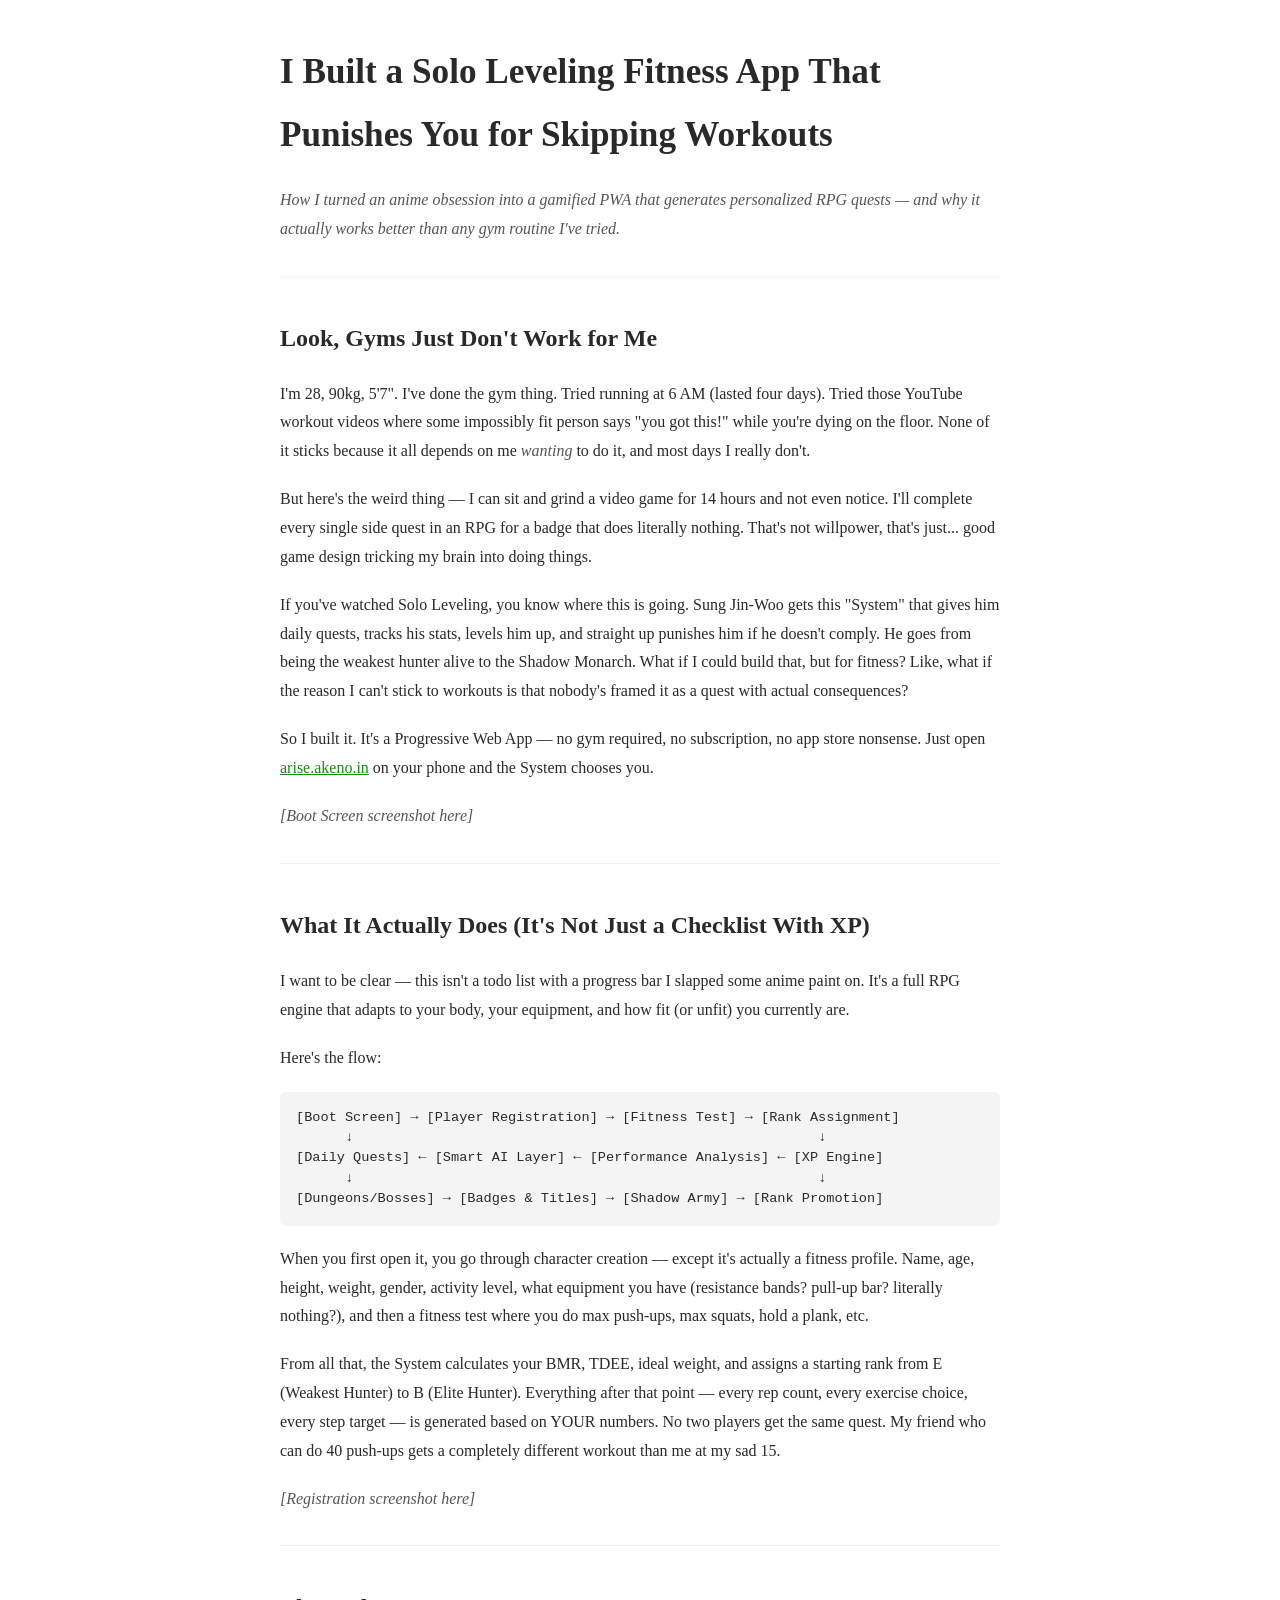
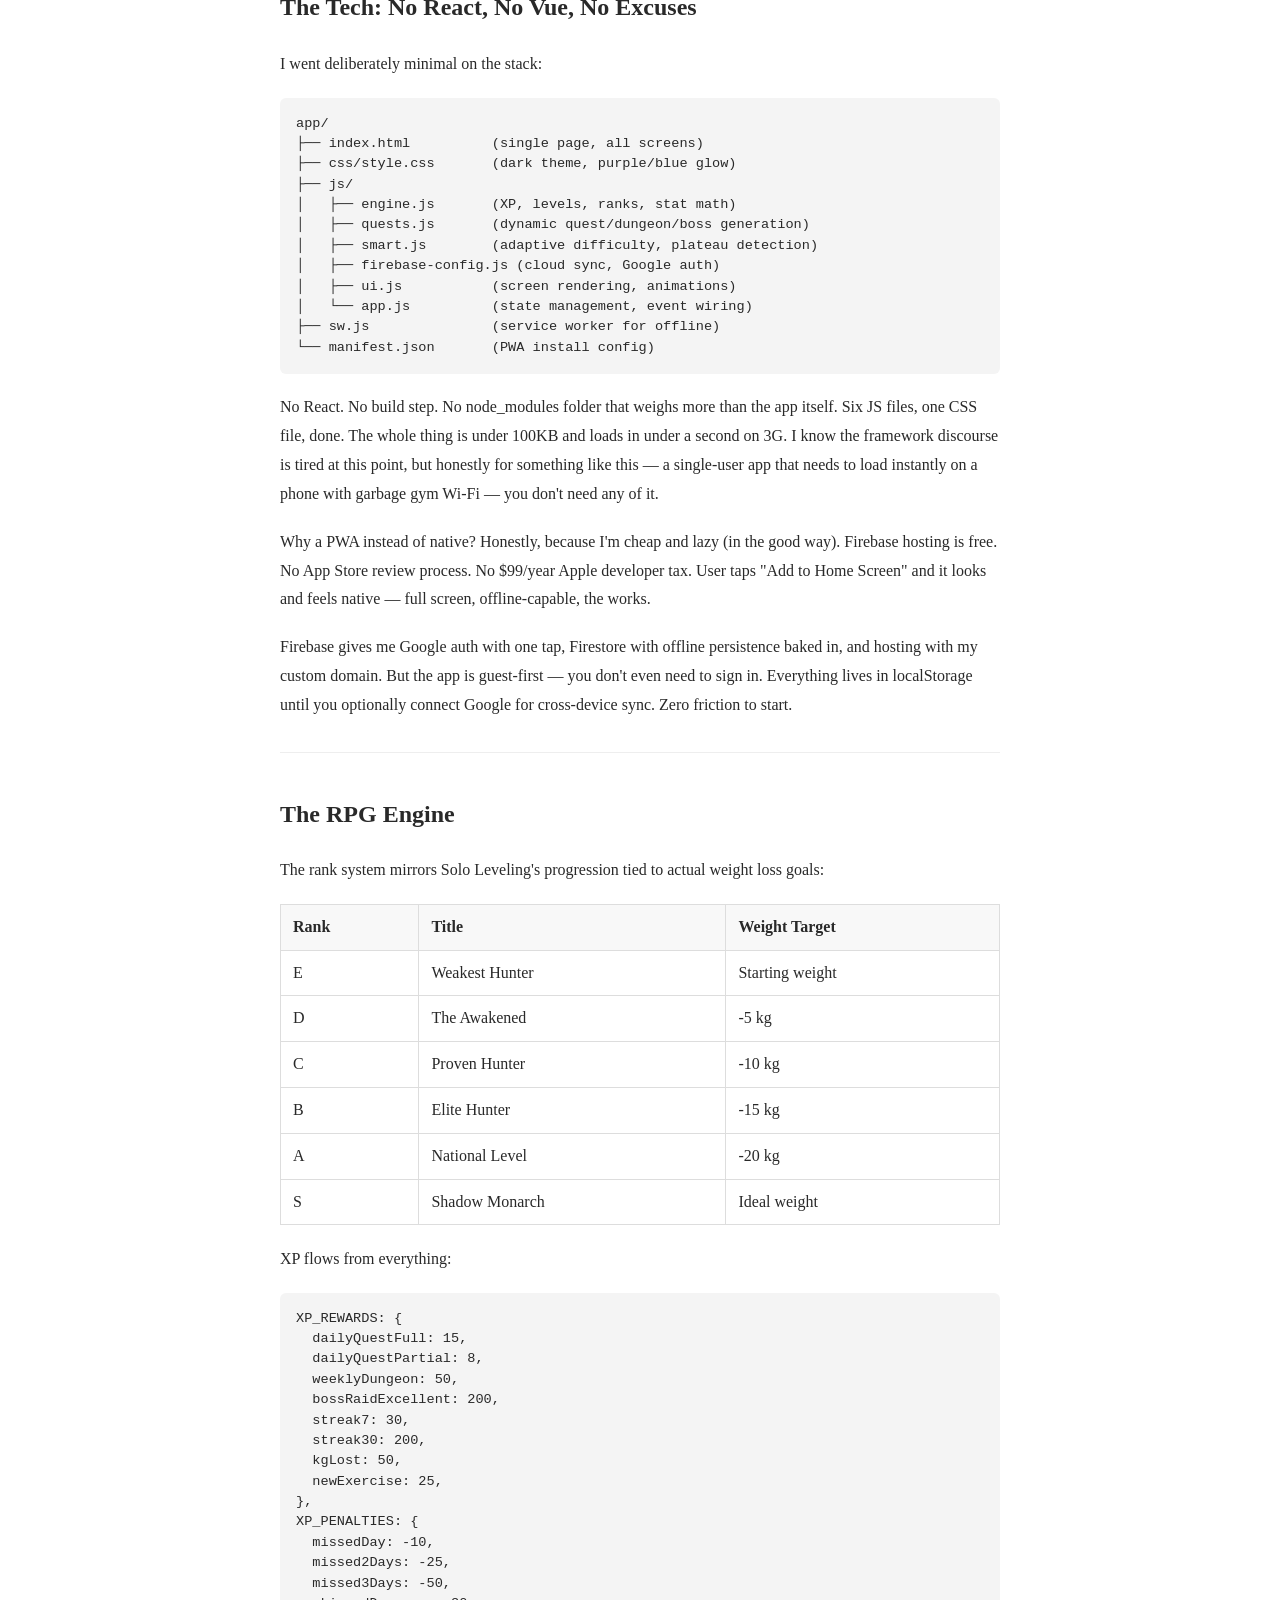
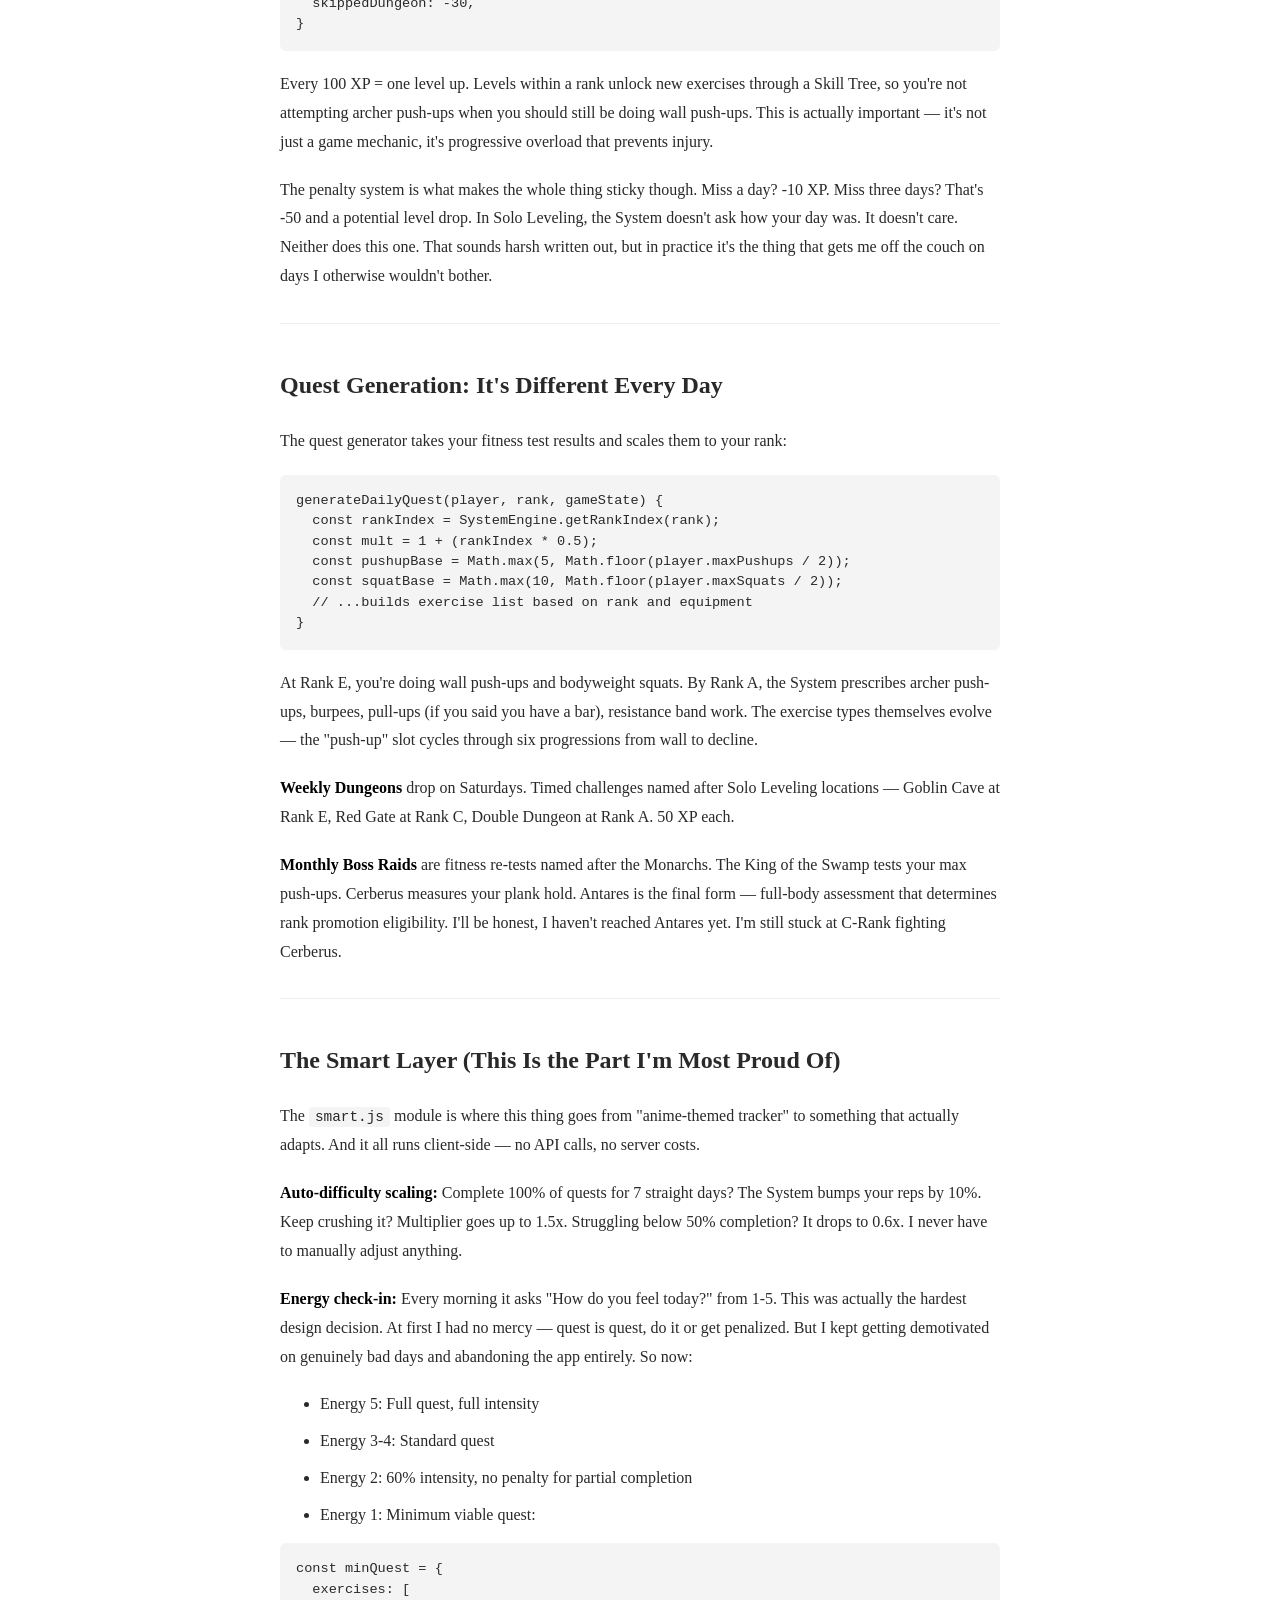
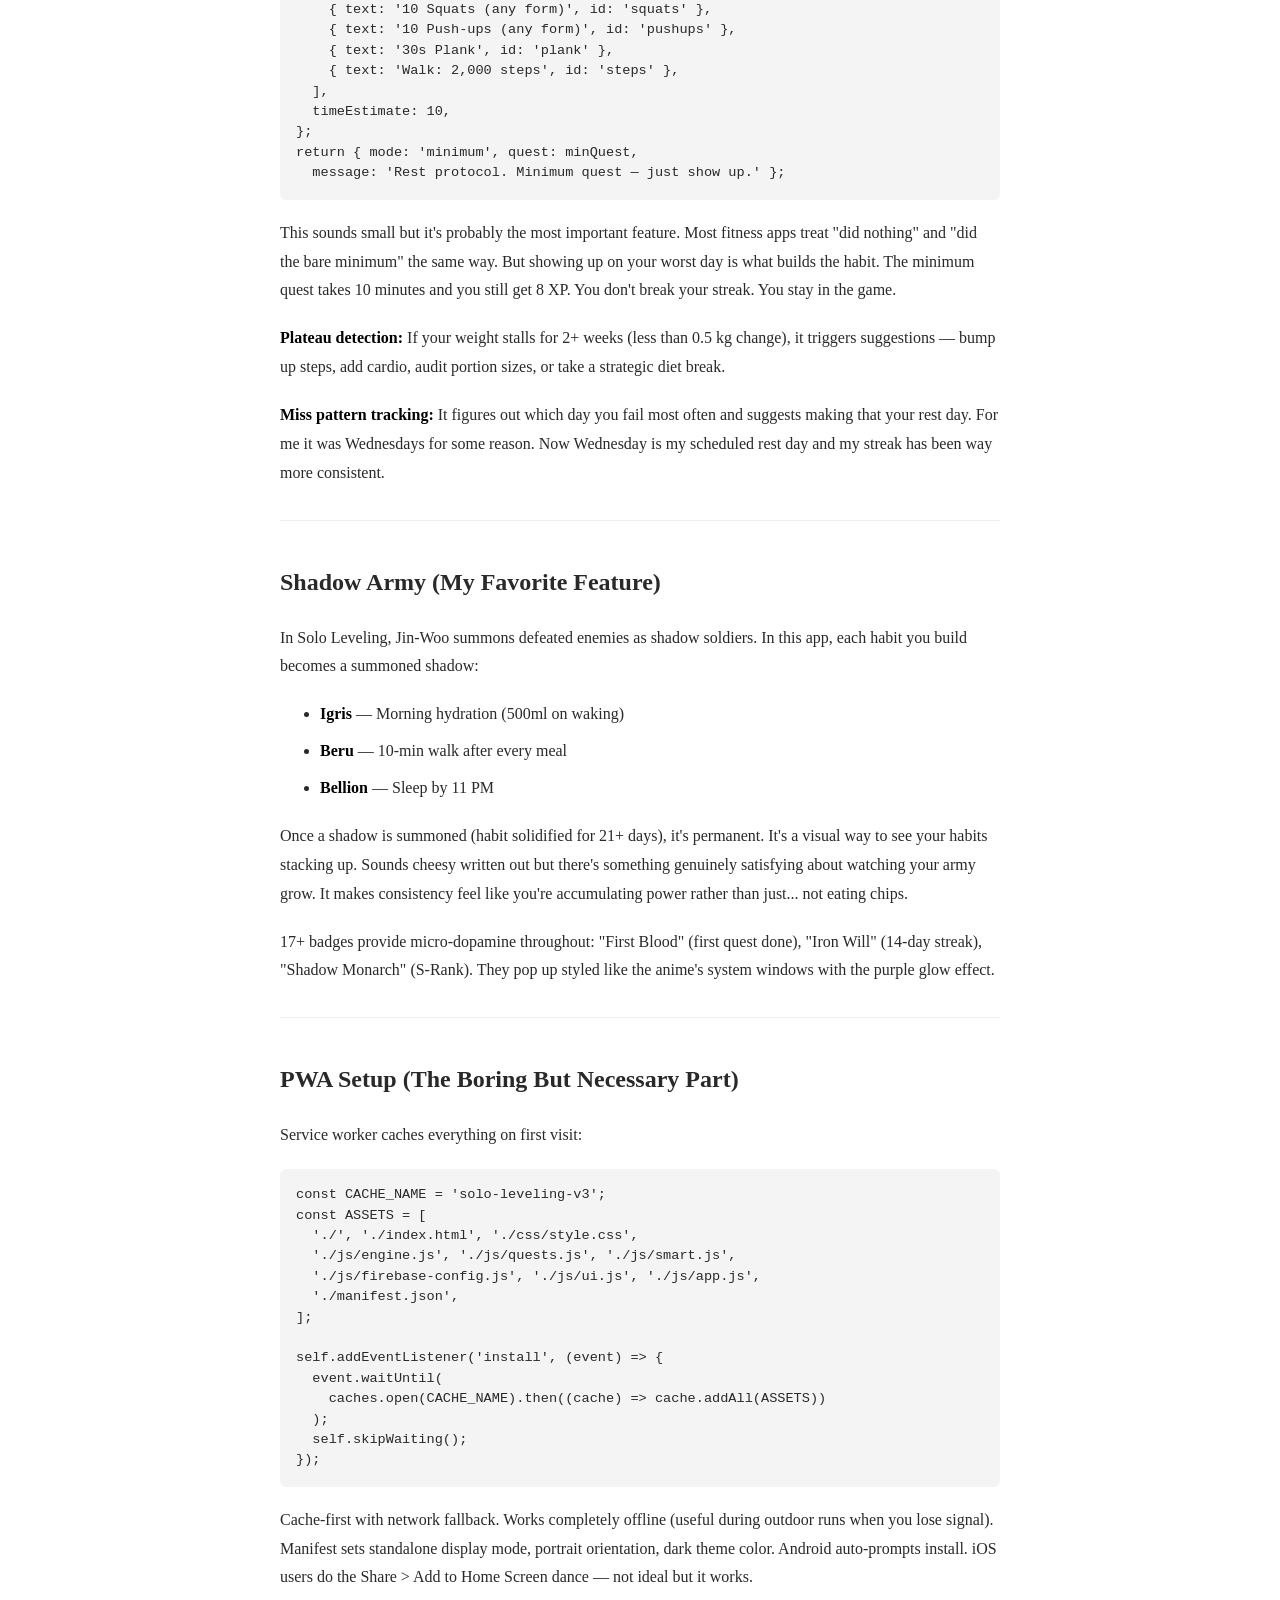
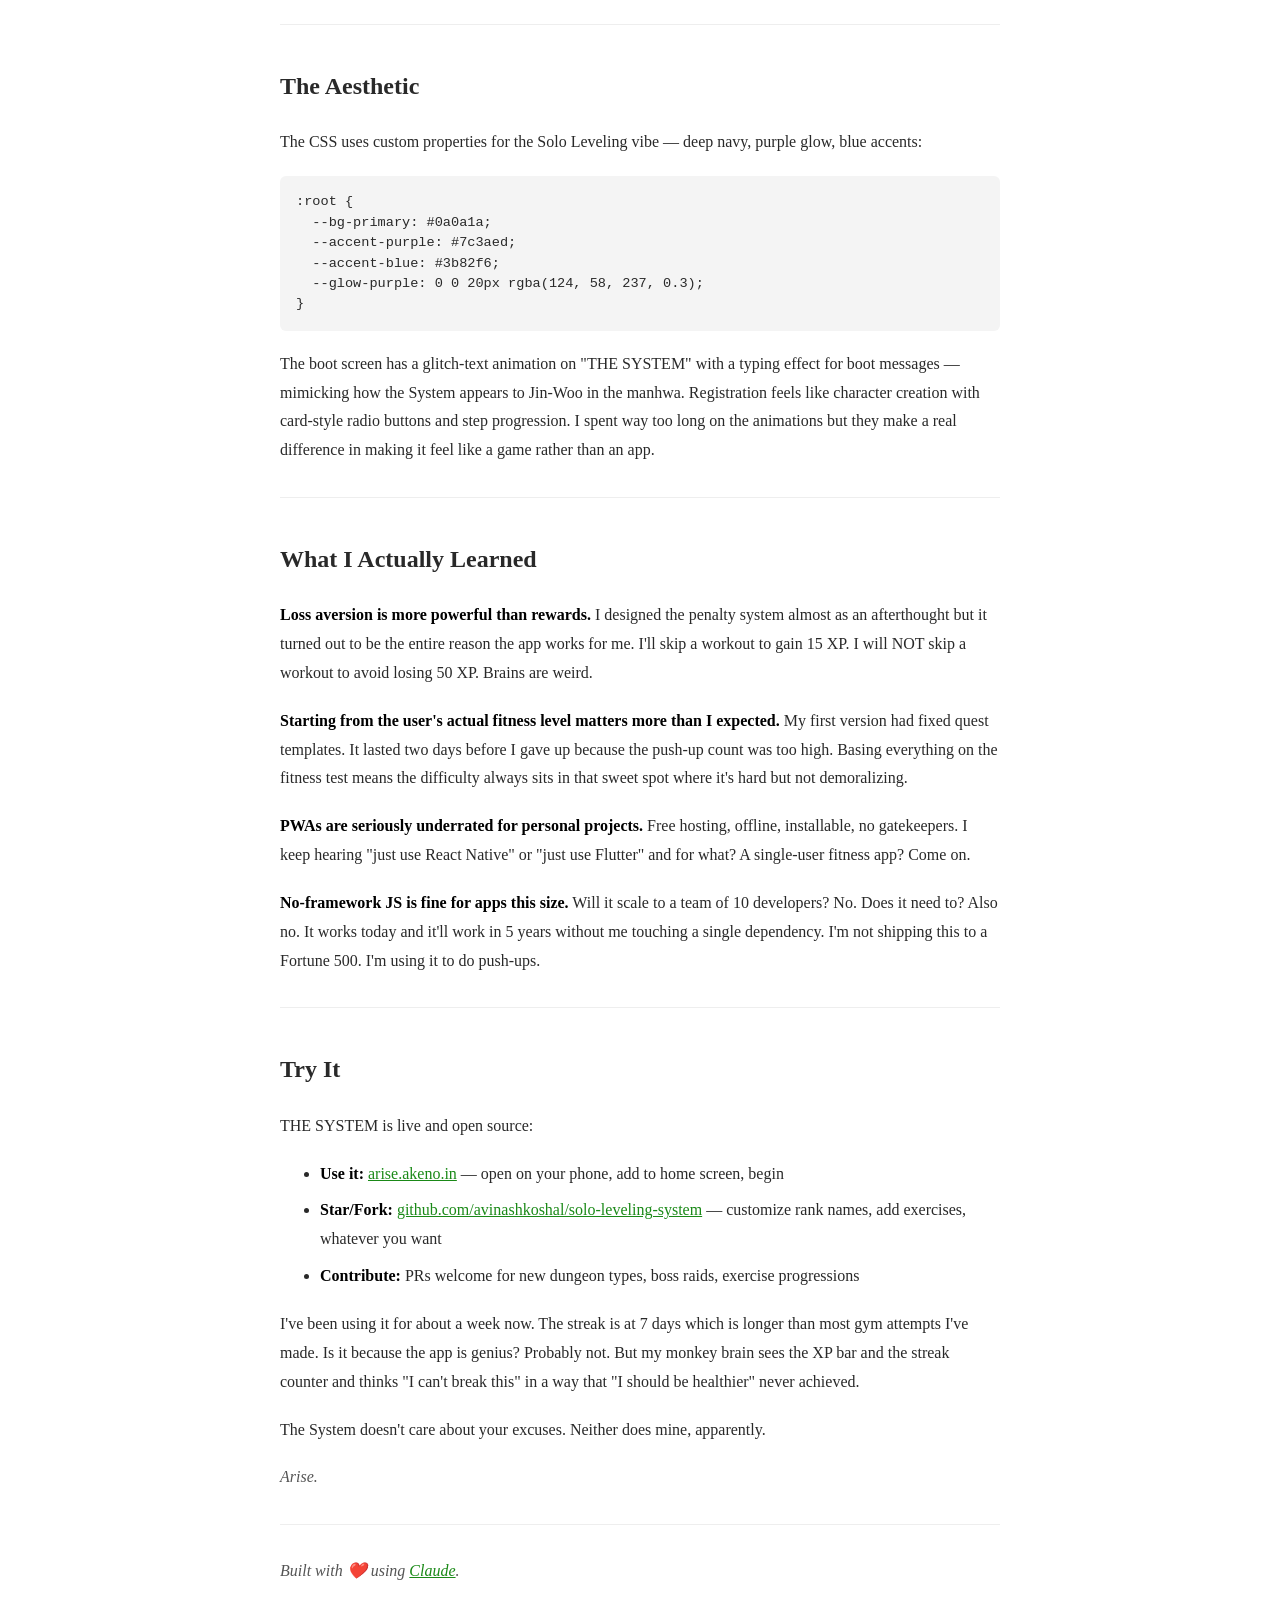
<file: article/medium-article-v2.html>
<!DOCTYPE html>
<html>
<head>
<meta charset="UTF-8">
<title>Medium Article V2 - THE SYSTEM</title>
<style>
body { font-family: Georgia, serif; max-width: 720px; margin: 40px auto; padding: 0 20px; line-height: 1.8; color: #292929; }
h1 { font-size: 2.2rem; margin-bottom: 0.3rem; }
h2 { font-size: 1.5rem; margin-top: 2.5rem; }
p { margin: 1.2rem 0; }
em { color: #555; }
code { background: #f4f4f4; padding: 2px 6px; border-radius: 3px; font-size: 0.9rem; }
pre { background: #f4f4f4; padding: 16px; border-radius: 6px; overflow-x: auto; font-size: 0.85rem; line-height: 1.5; }
table { border-collapse: collapse; width: 100%; margin: 1rem 0; }
th, td { border: 1px solid #ddd; padding: 8px 12px; text-align: left; }
th { background: #f8f8f8; }
a { color: #1a8917; }
ul, li { margin: 0.5rem 0; }
strong { color: #000; }
hr { border: none; border-top: 1px solid #eee; margin: 2rem 0; }
</style>
</head>
<body>

<h1>I Built a Solo Leveling Fitness App That Punishes You for Skipping Workouts</h1>

<p><em>How I turned an anime obsession into a gamified PWA that generates personalized RPG quests — and why it actually works better than any gym routine I've tried.</em></p>

<hr>

<h2>Look, Gyms Just Don't Work for Me</h2>

<p>I'm 28, 90kg, 5'7". I've done the gym thing. Tried running at 6 AM (lasted four days). Tried those YouTube workout videos where some impossibly fit person says "you got this!" while you're dying on the floor. None of it sticks because it all depends on me <em>wanting</em> to do it, and most days I really don't.</p>

<p>But here's the weird thing — I can sit and grind a video game for 14 hours and not even notice. I'll complete every single side quest in an RPG for a badge that does literally nothing. That's not willpower, that's just... good game design tricking my brain into doing things.</p>

<p>If you've watched Solo Leveling, you know where this is going. Sung Jin-Woo gets this "System" that gives him daily quests, tracks his stats, levels him up, and straight up punishes him if he doesn't comply. He goes from being the weakest hunter alive to the Shadow Monarch. What if I could build that, but for fitness? Like, what if the reason I can't stick to workouts is that nobody's framed it as a quest with actual consequences?</p>

<p>So I built it. It's a Progressive Web App — no gym required, no subscription, no app store nonsense. Just open <a href="https://arise.akeno.in">arise.akeno.in</a> on your phone and the System chooses you.</p>

<p><em>[Boot Screen screenshot here]</em></p>

<hr>

<h2>What It Actually Does (It's Not Just a Checklist With XP)</h2>

<p>I want to be clear — this isn't a todo list with a progress bar I slapped some anime paint on. It's a full RPG engine that adapts to your body, your equipment, and how fit (or unfit) you currently are.</p>

<p>Here's the flow:</p>

<pre>[Boot Screen] → [Player Registration] → [Fitness Test] → [Rank Assignment]
      ↓                                                         ↓
[Daily Quests] ← [Smart AI Layer] ← [Performance Analysis] ← [XP Engine]
      ↓                                                         ↓
[Dungeons/Bosses] → [Badges & Titles] → [Shadow Army] → [Rank Promotion]</pre>

<p>When you first open it, you go through character creation — except it's actually a fitness profile. Name, age, height, weight, gender, activity level, what equipment you have (resistance bands? pull-up bar? literally nothing?), and then a fitness test where you do max push-ups, max squats, hold a plank, etc.</p>

<p>From all that, the System calculates your BMR, TDEE, ideal weight, and assigns a starting rank from E (Weakest Hunter) to B (Elite Hunter). Everything after that point — every rep count, every exercise choice, every step target — is generated based on YOUR numbers. No two players get the same quest. My friend who can do 40 push-ups gets a completely different workout than me at my sad 15.</p>

<p><em>[Registration screenshot here]</em></p>

<hr>

<h2>The Tech: No React, No Vue, No Excuses</h2>

<p>I went deliberately minimal on the stack:</p>

<pre>app/
├── index.html          (single page, all screens)
├── css/style.css       (dark theme, purple/blue glow)
├── js/
│   ├── engine.js       (XP, levels, ranks, stat math)
│   ├── quests.js       (dynamic quest/dungeon/boss generation)
│   ├── smart.js        (adaptive difficulty, plateau detection)
│   ├── firebase-config.js (cloud sync, Google auth)
│   ├── ui.js           (screen rendering, animations)
│   └── app.js          (state management, event wiring)
├── sw.js               (service worker for offline)
└── manifest.json       (PWA install config)</pre>

<p>No React. No build step. No node_modules folder that weighs more than the app itself. Six JS files, one CSS file, done. The whole thing is under 100KB and loads in under a second on 3G. I know the framework discourse is tired at this point, but honestly for something like this — a single-user app that needs to load instantly on a phone with garbage gym Wi-Fi — you don't need any of it.</p>

<p>Why a PWA instead of native? Honestly, because I'm cheap and lazy (in the good way). Firebase hosting is free. No App Store review process. No $99/year Apple developer tax. User taps "Add to Home Screen" and it looks and feels native — full screen, offline-capable, the works.</p>

<p>Firebase gives me Google auth with one tap, Firestore with offline persistence baked in, and hosting with my custom domain. But the app is guest-first — you don't even need to sign in. Everything lives in localStorage until you optionally connect Google for cross-device sync. Zero friction to start.</p>

<hr>

<h2>The RPG Engine</h2>

<p>The rank system mirrors Solo Leveling's progression tied to actual weight loss goals:</p>

<table>
<tr><th>Rank</th><th>Title</th><th>Weight Target</th></tr>
<tr><td>E</td><td>Weakest Hunter</td><td>Starting weight</td></tr>
<tr><td>D</td><td>The Awakened</td><td>-5 kg</td></tr>
<tr><td>C</td><td>Proven Hunter</td><td>-10 kg</td></tr>
<tr><td>B</td><td>Elite Hunter</td><td>-15 kg</td></tr>
<tr><td>A</td><td>National Level</td><td>-20 kg</td></tr>
<tr><td>S</td><td>Shadow Monarch</td><td>Ideal weight</td></tr>
</table>

<p>XP flows from everything:</p>

<pre>XP_REWARDS: {
  dailyQuestFull: 15,
  dailyQuestPartial: 8,
  weeklyDungeon: 50,
  bossRaidExcellent: 200,
  streak7: 30,
  streak30: 200,
  kgLost: 50,
  newExercise: 25,
},
XP_PENALTIES: {
  missedDay: -10,
  missed2Days: -25,
  missed3Days: -50,
  skippedDungeon: -30,
}</pre>

<p>Every 100 XP = one level up. Levels within a rank unlock new exercises through a Skill Tree, so you're not attempting archer push-ups when you should still be doing wall push-ups. This is actually important — it's not just a game mechanic, it's progressive overload that prevents injury.</p>

<p>The penalty system is what makes the whole thing sticky though. Miss a day? -10 XP. Miss three days? That's -50 and a potential level drop. In Solo Leveling, the System doesn't ask how your day was. It doesn't care. Neither does this one. That sounds harsh written out, but in practice it's the thing that gets me off the couch on days I otherwise wouldn't bother.</p>

<hr>

<h2>Quest Generation: It's Different Every Day</h2>

<p>The quest generator takes your fitness test results and scales them to your rank:</p>

<pre>generateDailyQuest(player, rank, gameState) {
  const rankIndex = SystemEngine.getRankIndex(rank);
  const mult = 1 + (rankIndex * 0.5);
  const pushupBase = Math.max(5, Math.floor(player.maxPushups / 2));
  const squatBase = Math.max(10, Math.floor(player.maxSquats / 2));
  // ...builds exercise list based on rank and equipment
}</pre>

<p>At Rank E, you're doing wall push-ups and bodyweight squats. By Rank A, the System prescribes archer push-ups, burpees, pull-ups (if you said you have a bar), resistance band work. The exercise types themselves evolve — the "push-up" slot cycles through six progressions from wall to decline.</p>

<p><strong>Weekly Dungeons</strong> drop on Saturdays. Timed challenges named after Solo Leveling locations — Goblin Cave at Rank E, Red Gate at Rank C, Double Dungeon at Rank A. 50 XP each.</p>

<p><strong>Monthly Boss Raids</strong> are fitness re-tests named after the Monarchs. The King of the Swamp tests your max push-ups. Cerberus measures your plank hold. Antares is the final form — full-body assessment that determines rank promotion eligibility. I'll be honest, I haven't reached Antares yet. I'm still stuck at C-Rank fighting Cerberus.</p>

<hr>

<h2>The Smart Layer (This Is the Part I'm Most Proud Of)</h2>

<p>The <code>smart.js</code> module is where this thing goes from "anime-themed tracker" to something that actually adapts. And it all runs client-side — no API calls, no server costs.</p>

<p><strong>Auto-difficulty scaling:</strong> Complete 100% of quests for 7 straight days? The System bumps your reps by 10%. Keep crushing it? Multiplier goes up to 1.5x. Struggling below 50% completion? It drops to 0.6x. I never have to manually adjust anything.</p>

<p><strong>Energy check-in:</strong> Every morning it asks "How do you feel today?" from 1-5. This was actually the hardest design decision. At first I had no mercy — quest is quest, do it or get penalized. But I kept getting demotivated on genuinely bad days and abandoning the app entirely. So now:</p>

<ul>
<li>Energy 5: Full quest, full intensity</li>
<li>Energy 3-4: Standard quest</li>
<li>Energy 2: 60% intensity, no penalty for partial completion</li>
<li>Energy 1: Minimum viable quest:</li>
</ul>

<pre>const minQuest = {
  exercises: [
    { text: '10 Squats (any form)', id: 'squats' },
    { text: '10 Push-ups (any form)', id: 'pushups' },
    { text: '30s Plank', id: 'plank' },
    { text: 'Walk: 2,000 steps', id: 'steps' },
  ],
  timeEstimate: 10,
};
return { mode: 'minimum', quest: minQuest,
  message: 'Rest protocol. Minimum quest — just show up.' };</pre>

<p>This sounds small but it's probably the most important feature. Most fitness apps treat "did nothing" and "did the bare minimum" the same way. But showing up on your worst day is what builds the habit. The minimum quest takes 10 minutes and you still get 8 XP. You don't break your streak. You stay in the game.</p>

<p><strong>Plateau detection:</strong> If your weight stalls for 2+ weeks (less than 0.5 kg change), it triggers suggestions — bump up steps, add cardio, audit portion sizes, or take a strategic diet break.</p>

<p><strong>Miss pattern tracking:</strong> It figures out which day you fail most often and suggests making that your rest day. For me it was Wednesdays for some reason. Now Wednesday is my scheduled rest day and my streak has been way more consistent.</p>

<hr>

<h2>Shadow Army (My Favorite Feature)</h2>

<p>In Solo Leveling, Jin-Woo summons defeated enemies as shadow soldiers. In this app, each habit you build becomes a summoned shadow:</p>

<ul>
<li><strong>Igris</strong> — Morning hydration (500ml on waking)</li>
<li><strong>Beru</strong> — 10-min walk after every meal</li>
<li><strong>Bellion</strong> — Sleep by 11 PM</li>
</ul>

<p>Once a shadow is summoned (habit solidified for 21+ days), it's permanent. It's a visual way to see your habits stacking up. Sounds cheesy written out but there's something genuinely satisfying about watching your army grow. It makes consistency feel like you're accumulating power rather than just... not eating chips.</p>

<p>17+ badges provide micro-dopamine throughout: "First Blood" (first quest done), "Iron Will" (14-day streak), "Shadow Monarch" (S-Rank). They pop up styled like the anime's system windows with the purple glow effect.</p>

<hr>

<h2>PWA Setup (The Boring But Necessary Part)</h2>

<p>Service worker caches everything on first visit:</p>

<pre>const CACHE_NAME = 'solo-leveling-v3';
const ASSETS = [
  './', './index.html', './css/style.css',
  './js/engine.js', './js/quests.js', './js/smart.js',
  './js/firebase-config.js', './js/ui.js', './js/app.js',
  './manifest.json',
];

self.addEventListener('install', (event) => {
  event.waitUntil(
    caches.open(CACHE_NAME).then((cache) => cache.addAll(ASSETS))
  );
  self.skipWaiting();
});</pre>

<p>Cache-first with network fallback. Works completely offline (useful during outdoor runs when you lose signal). Manifest sets standalone display mode, portrait orientation, dark theme color. Android auto-prompts install. iOS users do the Share > Add to Home Screen dance — not ideal but it works.</p>

<hr>

<h2>The Aesthetic</h2>

<p>The CSS uses custom properties for the Solo Leveling vibe — deep navy, purple glow, blue accents:</p>

<pre>:root {
  --bg-primary: #0a0a1a;
  --accent-purple: #7c3aed;
  --accent-blue: #3b82f6;
  --glow-purple: 0 0 20px rgba(124, 58, 237, 0.3);
}</pre>

<p>The boot screen has a glitch-text animation on "THE SYSTEM" with a typing effect for boot messages — mimicking how the System appears to Jin-Woo in the manhwa. Registration feels like character creation with card-style radio buttons and step progression. I spent way too long on the animations but they make a real difference in making it feel like a game rather than an app.</p>

<hr>

<h2>What I Actually Learned</h2>

<p><strong>Loss aversion is more powerful than rewards.</strong> I designed the penalty system almost as an afterthought but it turned out to be the entire reason the app works for me. I'll skip a workout to gain 15 XP. I will NOT skip a workout to avoid losing 50 XP. Brains are weird.</p>

<p><strong>Starting from the user's actual fitness level matters more than I expected.</strong> My first version had fixed quest templates. It lasted two days before I gave up because the push-up count was too high. Basing everything on the fitness test means the difficulty always sits in that sweet spot where it's hard but not demoralizing.</p>

<p><strong>PWAs are seriously underrated for personal projects.</strong> Free hosting, offline, installable, no gatekeepers. I keep hearing "just use React Native" or "just use Flutter" and for what? A single-user fitness app? Come on.</p>

<p><strong>No-framework JS is fine for apps this size.</strong> Will it scale to a team of 10 developers? No. Does it need to? Also no. It works today and it'll work in 5 years without me touching a single dependency. I'm not shipping this to a Fortune 500. I'm using it to do push-ups.</p>

<hr>

<h2>Try It</h2>

<p>THE SYSTEM is live and open source:</p>

<ul>
<li><strong>Use it:</strong> <a href="https://arise.akeno.in">arise.akeno.in</a> — open on your phone, add to home screen, begin</li>
<li><strong>Star/Fork:</strong> <a href="https://github.com/avinashkoshal/solo-leveling-system">github.com/avinashkoshal/solo-leveling-system</a> — customize rank names, add exercises, whatever you want</li>
<li><strong>Contribute:</strong> PRs welcome for new dungeon types, boss raids, exercise progressions</li>
</ul>

<p>I've been using it for about a week now. The streak is at 7 days which is longer than most gym attempts I've made. Is it because the app is genius? Probably not. But my monkey brain sees the XP bar and the streak counter and thinks "I can't break this" in a way that "I should be healthier" never achieved.</p>

<p>The System doesn't care about your excuses. Neither does mine, apparently.</p>

<p><em>Arise.</em></p>

<hr>

<p><em>Built with ❤️ using <a href="https://claude.ai">Claude</a>.</em></p>

</body>
</html>
</file>
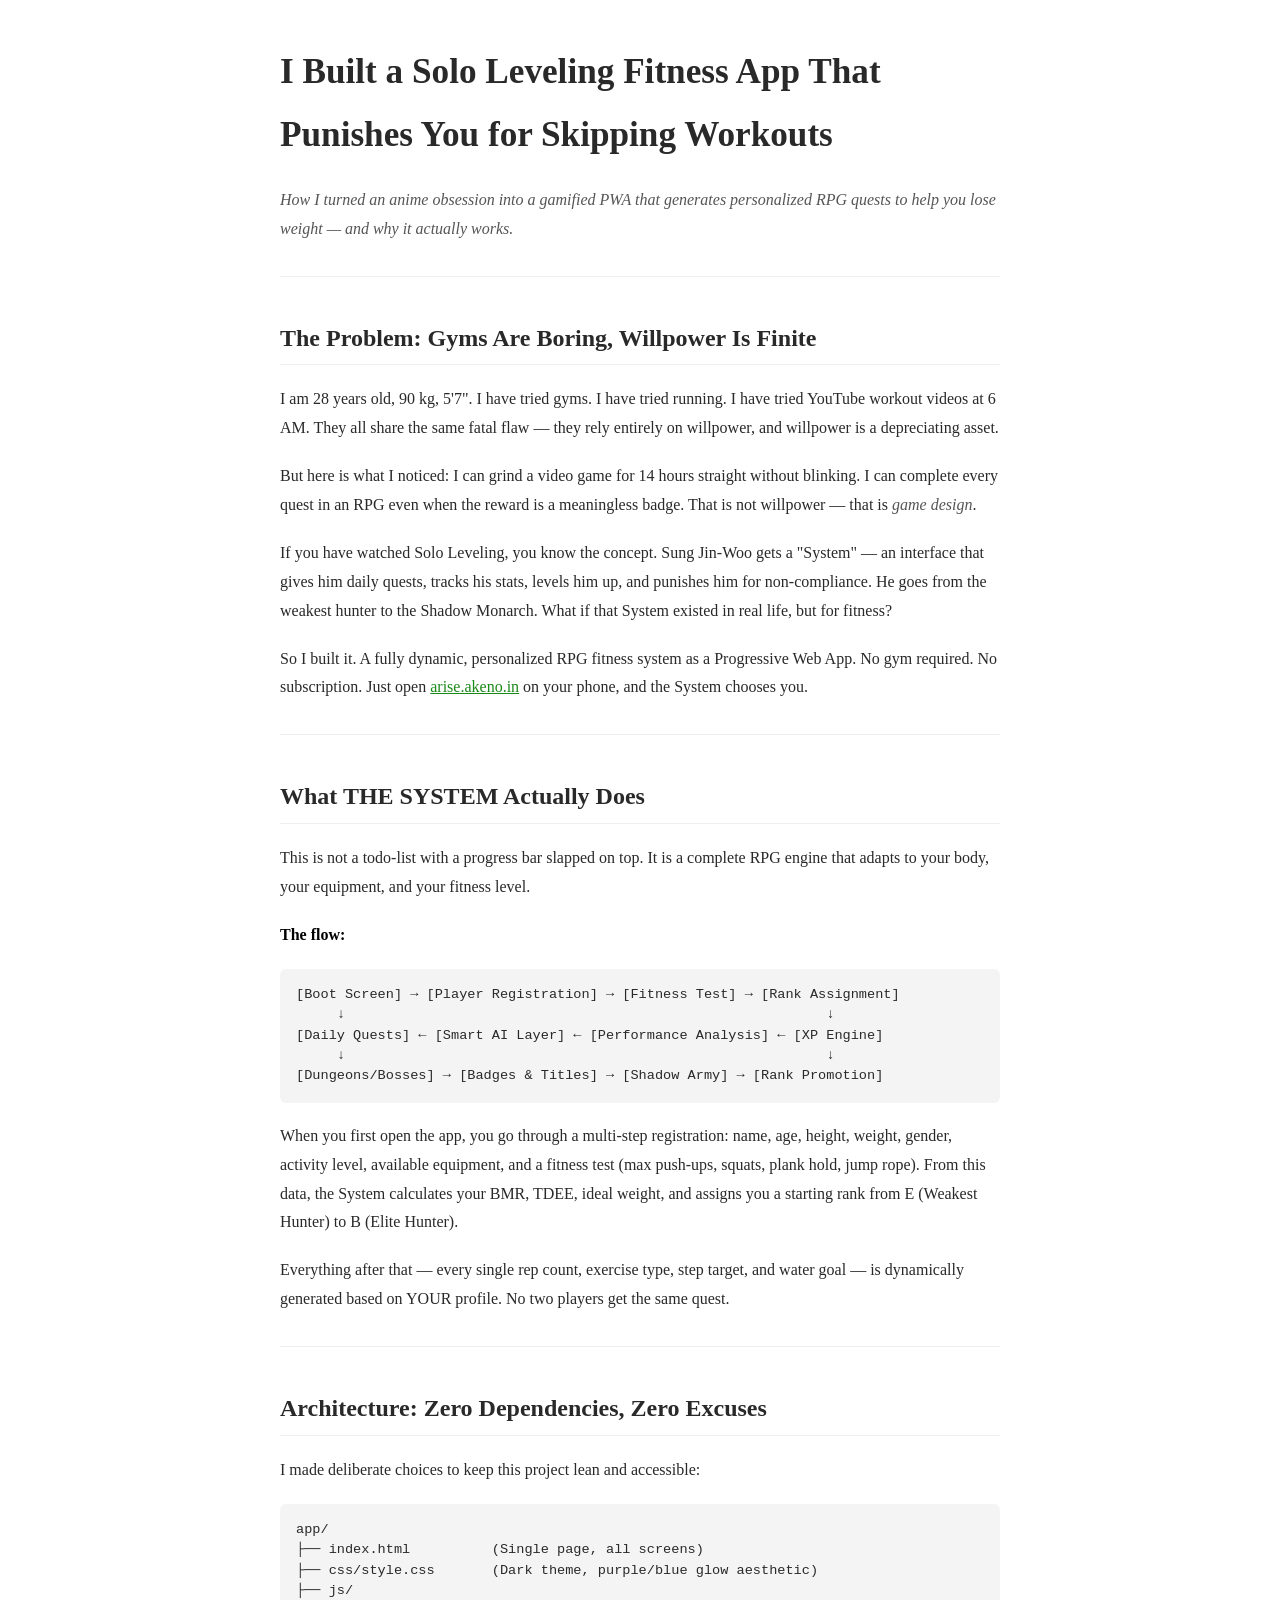
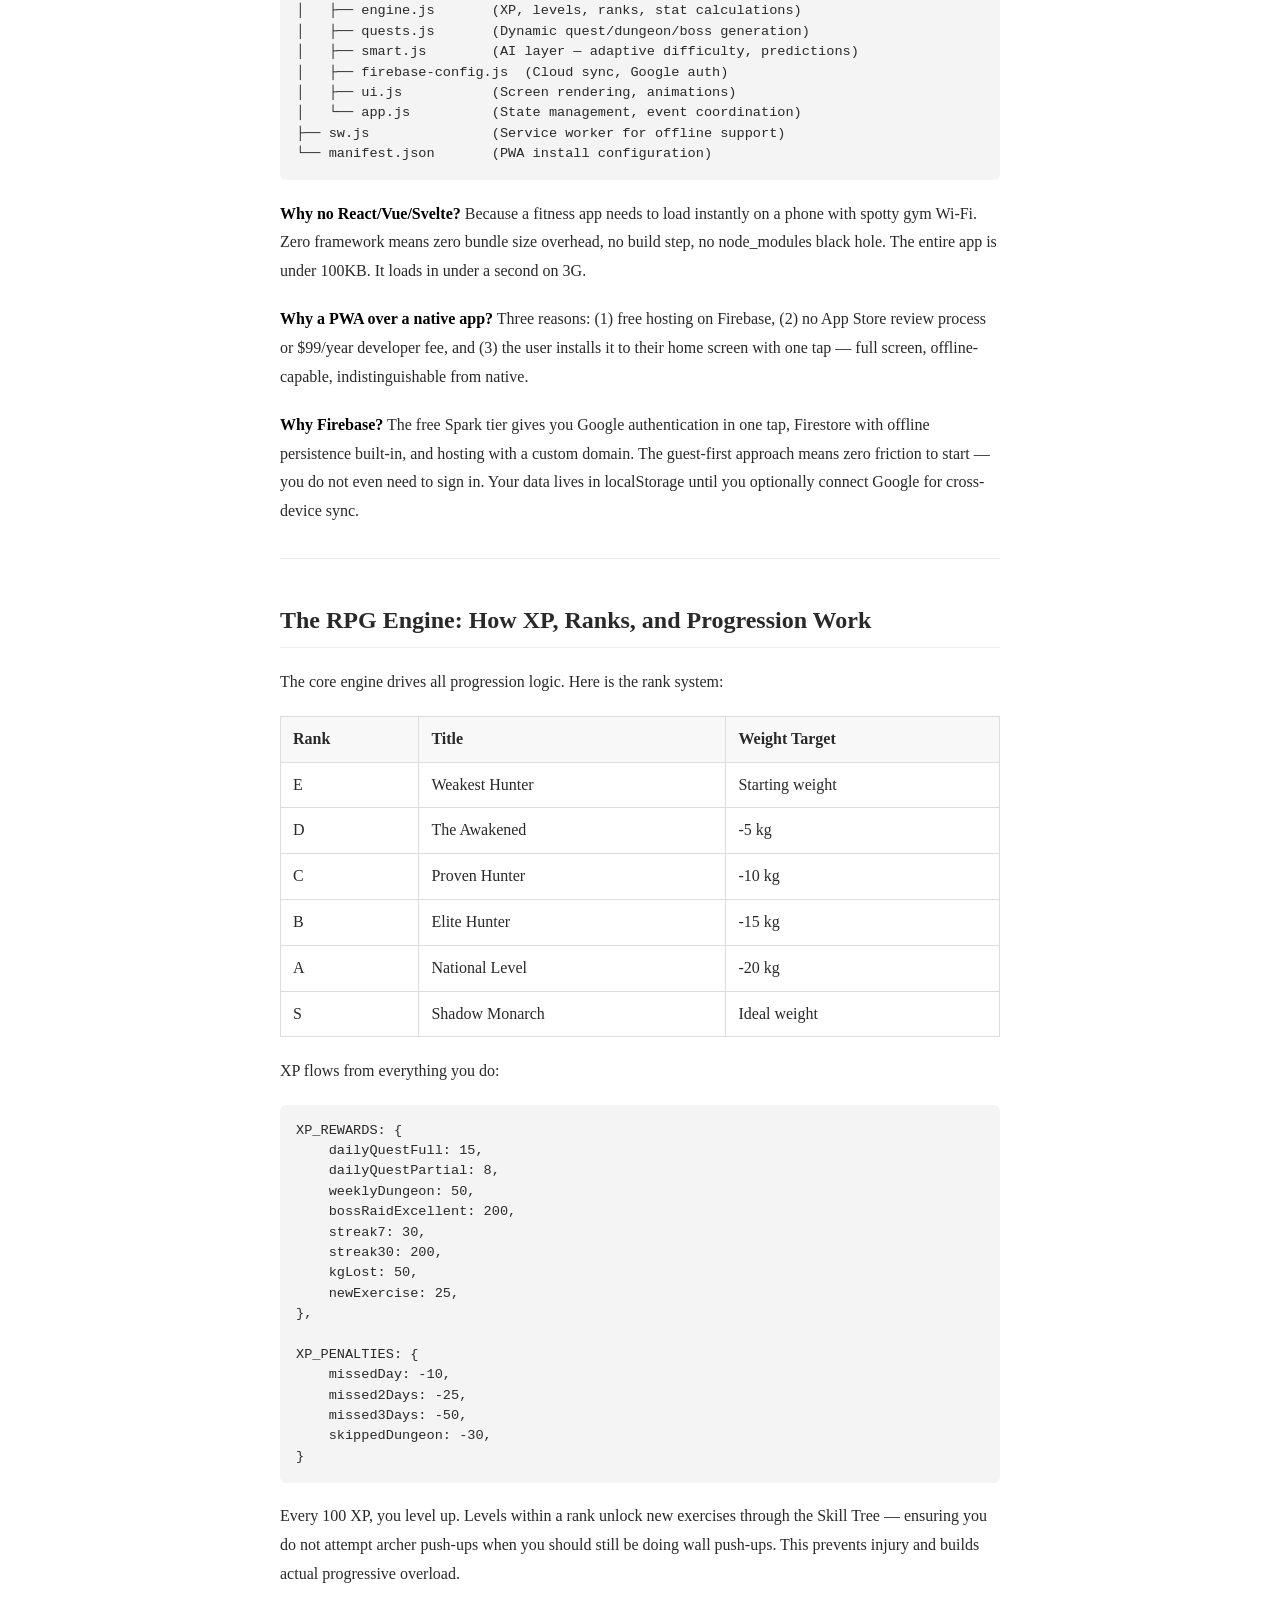
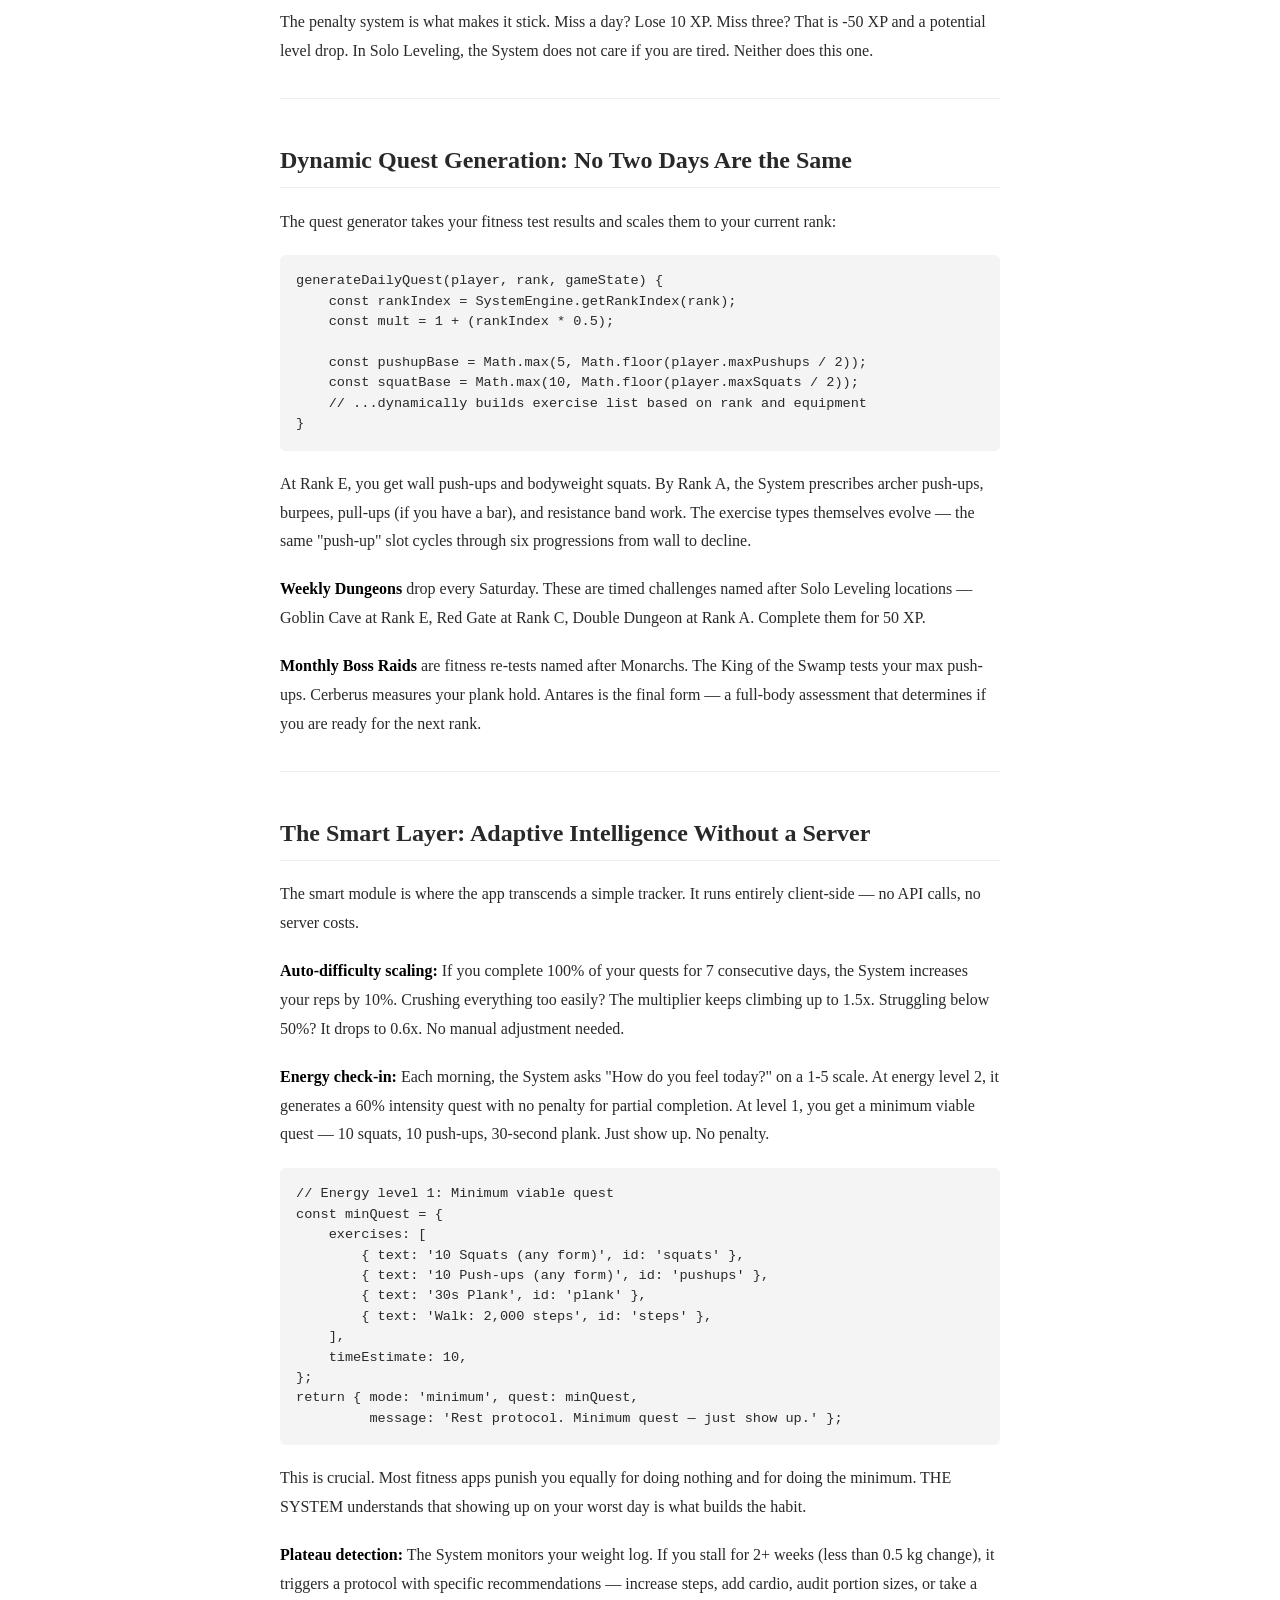
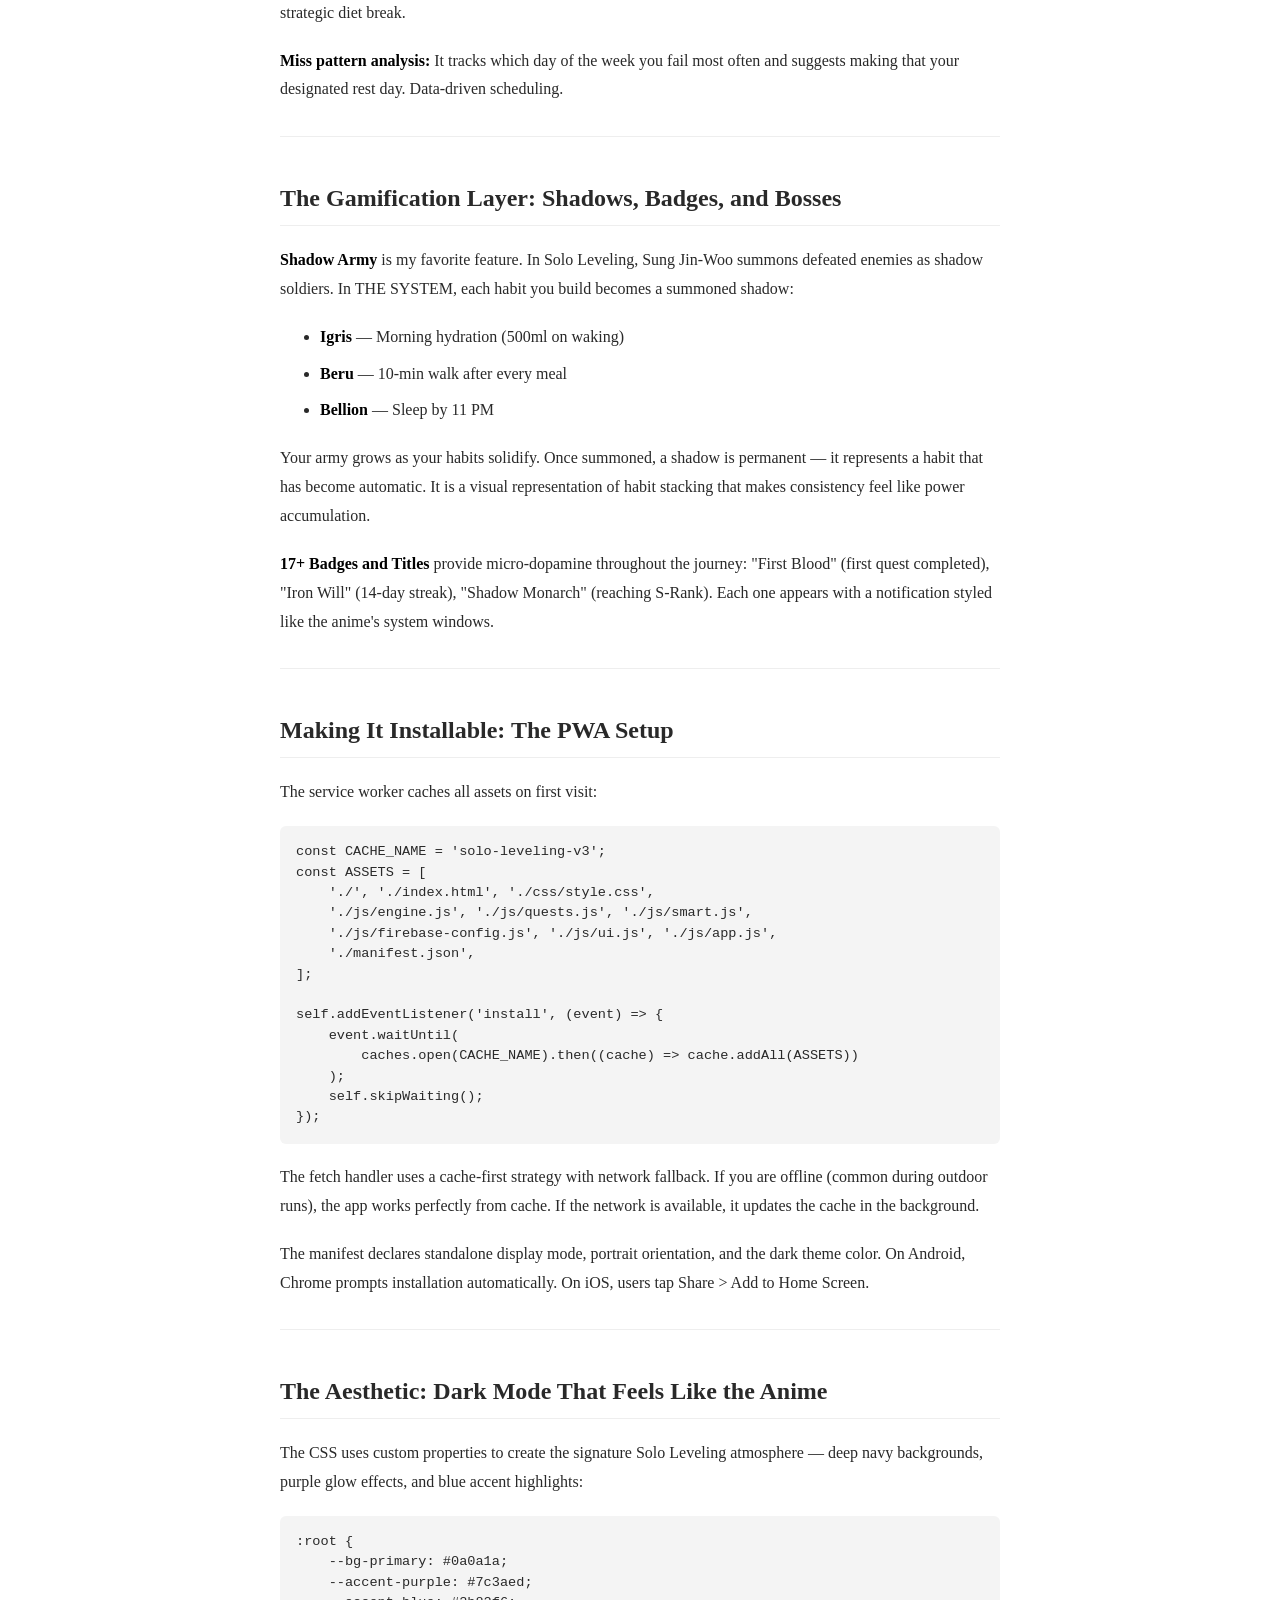
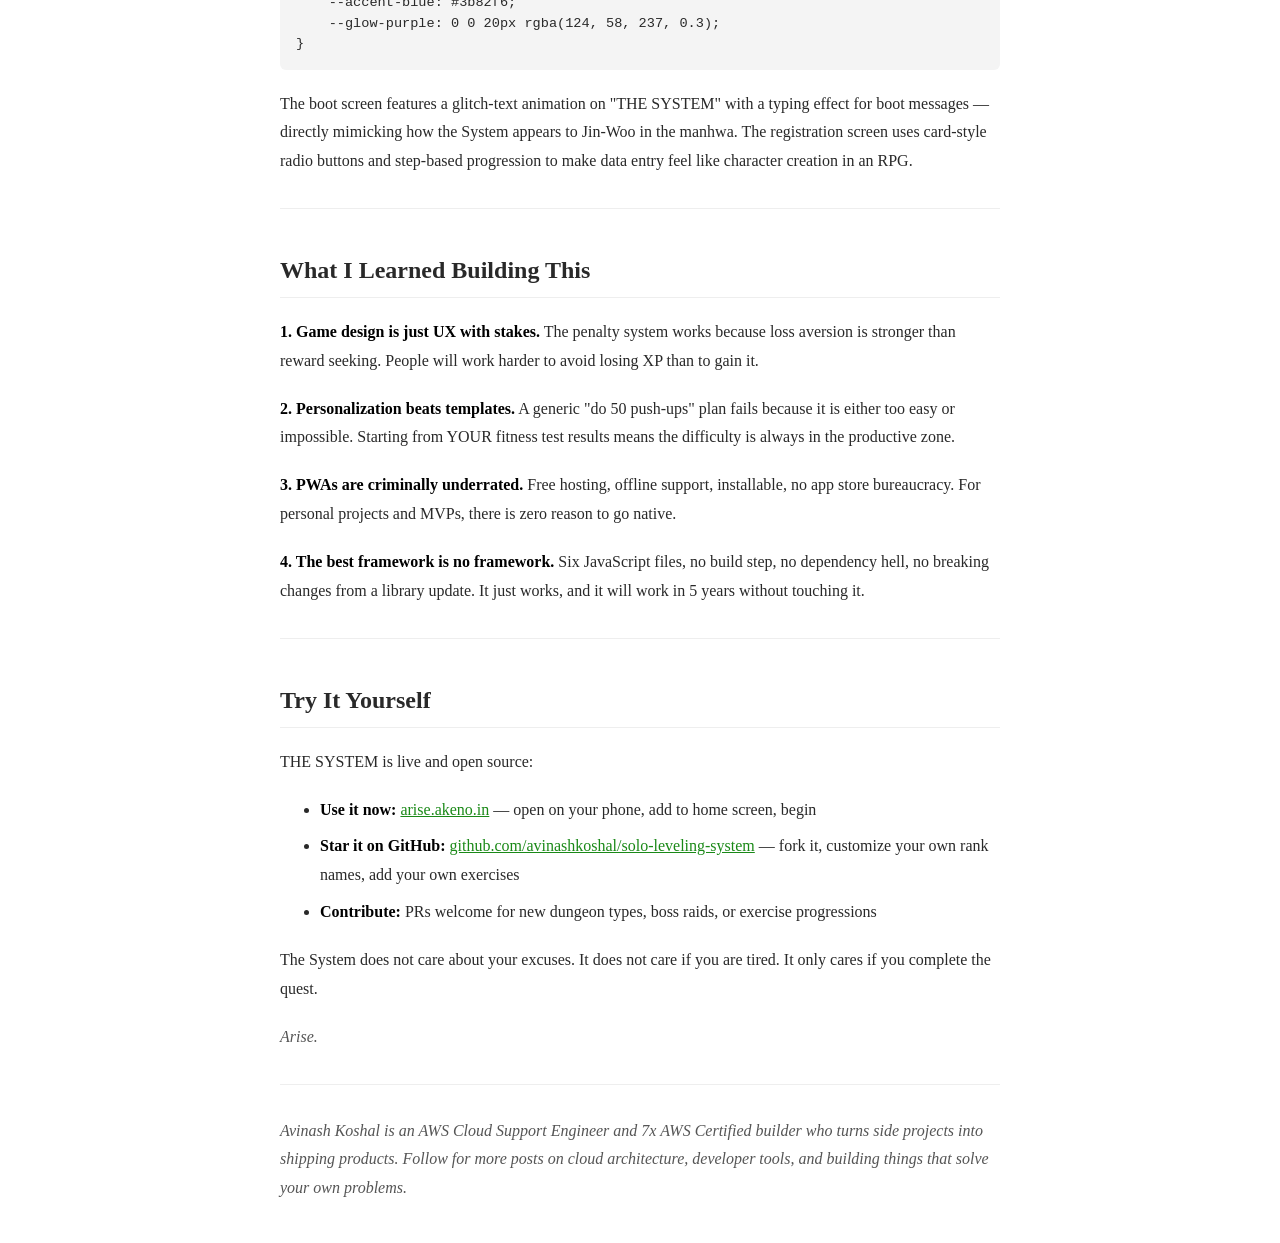
<file: article/medium-article.html>
<!DOCTYPE html>
<html>
<head>
<meta charset="UTF-8">
<title>Medium Article - THE SYSTEM</title>
<style>
body { font-family: Georgia, serif; max-width: 720px; margin: 40px auto; padding: 0 20px; line-height: 1.8; color: #292929; }
h1 { font-size: 2.2rem; margin-bottom: 0.3rem; }
h2 { font-size: 1.5rem; margin-top: 2.5rem; border-bottom: 1px solid #eee; padding-bottom: 0.3rem; }
p { margin: 1.2rem 0; }
em { color: #555; }
code { background: #f4f4f4; padding: 2px 6px; border-radius: 3px; font-size: 0.9rem; }
pre { background: #f4f4f4; padding: 16px; border-radius: 6px; overflow-x: auto; font-size: 0.85rem; line-height: 1.5; }
table { border-collapse: collapse; width: 100%; margin: 1rem 0; }
th, td { border: 1px solid #ddd; padding: 8px 12px; text-align: left; }
th { background: #f8f8f8; }
a { color: #1a8917; }
blockquote { border-left: 3px solid #ccc; padding-left: 16px; color: #555; margin: 1.5rem 0; }
ul, li { margin: 0.5rem 0; }
strong { color: #000; }
hr { border: none; border-top: 1px solid #eee; margin: 2rem 0; }
</style>
</head>
<body>

<h1>I Built a Solo Leveling Fitness App That Punishes You for Skipping Workouts</h1>

<p><em>How I turned an anime obsession into a gamified PWA that generates personalized RPG quests to help you lose weight — and why it actually works.</em></p>

<hr>

<h2>The Problem: Gyms Are Boring, Willpower Is Finite</h2>

<p>I am 28 years old, 90 kg, 5'7". I have tried gyms. I have tried running. I have tried YouTube workout videos at 6 AM. They all share the same fatal flaw — they rely entirely on willpower, and willpower is a depreciating asset.</p>

<p>But here is what I noticed: I can grind a video game for 14 hours straight without blinking. I can complete every quest in an RPG even when the reward is a meaningless badge. That is not willpower — that is <em>game design</em>.</p>

<p>If you have watched Solo Leveling, you know the concept. Sung Jin-Woo gets a "System" — an interface that gives him daily quests, tracks his stats, levels him up, and punishes him for non-compliance. He goes from the weakest hunter to the Shadow Monarch. What if that System existed in real life, but for fitness?</p>

<p>So I built it. A fully dynamic, personalized RPG fitness system as a Progressive Web App. No gym required. No subscription. Just open <a href="https://arise.akeno.in">arise.akeno.in</a> on your phone, and the System chooses you.</p>

<hr>

<h2>What THE SYSTEM Actually Does</h2>

<p>This is not a todo-list with a progress bar slapped on top. It is a complete RPG engine that adapts to your body, your equipment, and your fitness level.</p>

<p><strong>The flow:</strong></p>

<pre>[Boot Screen] → [Player Registration] → [Fitness Test] → [Rank Assignment]
     ↓                                                           ↓
[Daily Quests] ← [Smart AI Layer] ← [Performance Analysis] ← [XP Engine]
     ↓                                                           ↓
[Dungeons/Bosses] → [Badges & Titles] → [Shadow Army] → [Rank Promotion]</pre>

<p>When you first open the app, you go through a multi-step registration: name, age, height, weight, gender, activity level, available equipment, and a fitness test (max push-ups, squats, plank hold, jump rope). From this data, the System calculates your BMR, TDEE, ideal weight, and assigns you a starting rank from E (Weakest Hunter) to B (Elite Hunter).</p>

<p>Everything after that — every single rep count, exercise type, step target, and water goal — is dynamically generated based on YOUR profile. No two players get the same quest.</p>

<hr>

<h2>Architecture: Zero Dependencies, Zero Excuses</h2>

<p>I made deliberate choices to keep this project lean and accessible:</p>

<pre>app/
├── index.html          (Single page, all screens)
├── css/style.css       (Dark theme, purple/blue glow aesthetic)
├── js/
│   ├── engine.js       (XP, levels, ranks, stat calculations)
│   ├── quests.js       (Dynamic quest/dungeon/boss generation)
│   ├── smart.js        (AI layer — adaptive difficulty, predictions)
│   ├── firebase-config.js  (Cloud sync, Google auth)
│   ├── ui.js           (Screen rendering, animations)
│   └── app.js          (State management, event coordination)
├── sw.js               (Service worker for offline support)
└── manifest.json       (PWA install configuration)</pre>

<p><strong>Why no React/Vue/Svelte?</strong> Because a fitness app needs to load instantly on a phone with spotty gym Wi-Fi. Zero framework means zero bundle size overhead, no build step, no node_modules black hole. The entire app is under 100KB. It loads in under a second on 3G.</p>

<p><strong>Why a PWA over a native app?</strong> Three reasons: (1) free hosting on Firebase, (2) no App Store review process or $99/year developer fee, and (3) the user installs it to their home screen with one tap — full screen, offline-capable, indistinguishable from native.</p>

<p><strong>Why Firebase?</strong> The free Spark tier gives you Google authentication in one tap, Firestore with offline persistence built-in, and hosting with a custom domain. The guest-first approach means zero friction to start — you do not even need to sign in. Your data lives in localStorage until you optionally connect Google for cross-device sync.</p>

<hr>

<h2>The RPG Engine: How XP, Ranks, and Progression Work</h2>

<p>The core engine drives all progression logic. Here is the rank system:</p>

<table>
<tr><th>Rank</th><th>Title</th><th>Weight Target</th></tr>
<tr><td>E</td><td>Weakest Hunter</td><td>Starting weight</td></tr>
<tr><td>D</td><td>The Awakened</td><td>-5 kg</td></tr>
<tr><td>C</td><td>Proven Hunter</td><td>-10 kg</td></tr>
<tr><td>B</td><td>Elite Hunter</td><td>-15 kg</td></tr>
<tr><td>A</td><td>National Level</td><td>-20 kg</td></tr>
<tr><td>S</td><td>Shadow Monarch</td><td>Ideal weight</td></tr>
</table>

<p>XP flows from everything you do:</p>

<pre>XP_REWARDS: {
    dailyQuestFull: 15,
    dailyQuestPartial: 8,
    weeklyDungeon: 50,
    bossRaidExcellent: 200,
    streak7: 30,
    streak30: 200,
    kgLost: 50,
    newExercise: 25,
},

XP_PENALTIES: {
    missedDay: -10,
    missed2Days: -25,
    missed3Days: -50,
    skippedDungeon: -30,
}</pre>

<p>Every 100 XP, you level up. Levels within a rank unlock new exercises through the Skill Tree — ensuring you do not attempt archer push-ups when you should still be doing wall push-ups. This prevents injury and builds actual progressive overload.</p>

<p>The penalty system is what makes it stick. Miss a day? Lose 10 XP. Miss three? That is -50 XP and a potential level drop. In Solo Leveling, the System does not care if you are tired. Neither does this one.</p>

<hr>

<h2>Dynamic Quest Generation: No Two Days Are the Same</h2>

<p>The quest generator takes your fitness test results and scales them to your current rank:</p>

<pre>generateDailyQuest(player, rank, gameState) {
    const rankIndex = SystemEngine.getRankIndex(rank);
    const mult = 1 + (rankIndex * 0.5);

    const pushupBase = Math.max(5, Math.floor(player.maxPushups / 2));
    const squatBase = Math.max(10, Math.floor(player.maxSquats / 2));
    // ...dynamically builds exercise list based on rank and equipment
}</pre>

<p>At Rank E, you get wall push-ups and bodyweight squats. By Rank A, the System prescribes archer push-ups, burpees, pull-ups (if you have a bar), and resistance band work. The exercise types themselves evolve — the same "push-up" slot cycles through six progressions from wall to decline.</p>

<p><strong>Weekly Dungeons</strong> drop every Saturday. These are timed challenges named after Solo Leveling locations — Goblin Cave at Rank E, Red Gate at Rank C, Double Dungeon at Rank A. Complete them for 50 XP.</p>

<p><strong>Monthly Boss Raids</strong> are fitness re-tests named after Monarchs. The King of the Swamp tests your max push-ups. Cerberus measures your plank hold. Antares is the final form — a full-body assessment that determines if you are ready for the next rank.</p>

<hr>

<h2>The Smart Layer: Adaptive Intelligence Without a Server</h2>

<p>The smart module is where the app transcends a simple tracker. It runs entirely client-side — no API calls, no server costs.</p>

<p><strong>Auto-difficulty scaling:</strong> If you complete 100% of your quests for 7 consecutive days, the System increases your reps by 10%. Crushing everything too easily? The multiplier keeps climbing up to 1.5x. Struggling below 50%? It drops to 0.6x. No manual adjustment needed.</p>

<p><strong>Energy check-in:</strong> Each morning, the System asks "How do you feel today?" on a 1-5 scale. At energy level 2, it generates a 60% intensity quest with no penalty for partial completion. At level 1, you get a minimum viable quest — 10 squats, 10 push-ups, 30-second plank. Just show up. No penalty.</p>

<pre>// Energy level 1: Minimum viable quest
const minQuest = {
    exercises: [
        { text: '10 Squats (any form)', id: 'squats' },
        { text: '10 Push-ups (any form)', id: 'pushups' },
        { text: '30s Plank', id: 'plank' },
        { text: 'Walk: 2,000 steps', id: 'steps' },
    ],
    timeEstimate: 10,
};
return { mode: 'minimum', quest: minQuest,
         message: 'Rest protocol. Minimum quest — just show up.' };</pre>

<p>This is crucial. Most fitness apps punish you equally for doing nothing and for doing the minimum. THE SYSTEM understands that showing up on your worst day is what builds the habit.</p>

<p><strong>Plateau detection:</strong> The System monitors your weight log. If you stall for 2+ weeks (less than 0.5 kg change), it triggers a protocol with specific recommendations — increase steps, add cardio, audit portion sizes, or take a strategic diet break.</p>

<p><strong>Miss pattern analysis:</strong> It tracks which day of the week you fail most often and suggests making that your designated rest day. Data-driven scheduling.</p>

<hr>

<h2>The Gamification Layer: Shadows, Badges, and Bosses</h2>

<p><strong>Shadow Army</strong> is my favorite feature. In Solo Leveling, Sung Jin-Woo summons defeated enemies as shadow soldiers. In THE SYSTEM, each habit you build becomes a summoned shadow:</p>

<ul>
<li><strong>Igris</strong> — Morning hydration (500ml on waking)</li>
<li><strong>Beru</strong> — 10-min walk after every meal</li>
<li><strong>Bellion</strong> — Sleep by 11 PM</li>
</ul>

<p>Your army grows as your habits solidify. Once summoned, a shadow is permanent — it represents a habit that has become automatic. It is a visual representation of habit stacking that makes consistency feel like power accumulation.</p>

<p><strong>17+ Badges and Titles</strong> provide micro-dopamine throughout the journey: "First Blood" (first quest completed), "Iron Will" (14-day streak), "Shadow Monarch" (reaching S-Rank). Each one appears with a notification styled like the anime's system windows.</p>

<hr>

<h2>Making It Installable: The PWA Setup</h2>

<p>The service worker caches all assets on first visit:</p>

<pre>const CACHE_NAME = 'solo-leveling-v3';
const ASSETS = [
    './', './index.html', './css/style.css',
    './js/engine.js', './js/quests.js', './js/smart.js',
    './js/firebase-config.js', './js/ui.js', './js/app.js',
    './manifest.json',
];

self.addEventListener('install', (event) => {
    event.waitUntil(
        caches.open(CACHE_NAME).then((cache) => cache.addAll(ASSETS))
    );
    self.skipWaiting();
});</pre>

<p>The fetch handler uses a cache-first strategy with network fallback. If you are offline (common during outdoor runs), the app works perfectly from cache. If the network is available, it updates the cache in the background.</p>

<p>The manifest declares standalone display mode, portrait orientation, and the dark theme color. On Android, Chrome prompts installation automatically. On iOS, users tap Share > Add to Home Screen.</p>

<hr>

<h2>The Aesthetic: Dark Mode That Feels Like the Anime</h2>

<p>The CSS uses custom properties to create the signature Solo Leveling atmosphere — deep navy backgrounds, purple glow effects, and blue accent highlights:</p>

<pre>:root {
    --bg-primary: #0a0a1a;
    --accent-purple: #7c3aed;
    --accent-blue: #3b82f6;
    --glow-purple: 0 0 20px rgba(124, 58, 237, 0.3);
}</pre>

<p>The boot screen features a glitch-text animation on "THE SYSTEM" with a typing effect for boot messages — directly mimicking how the System appears to Jin-Woo in the manhwa. The registration screen uses card-style radio buttons and step-based progression to make data entry feel like character creation in an RPG.</p>

<hr>

<h2>What I Learned Building This</h2>

<p><strong>1. Game design is just UX with stakes.</strong> The penalty system works because loss aversion is stronger than reward seeking. People will work harder to avoid losing XP than to gain it.</p>

<p><strong>2. Personalization beats templates.</strong> A generic "do 50 push-ups" plan fails because it is either too easy or impossible. Starting from YOUR fitness test results means the difficulty is always in the productive zone.</p>

<p><strong>3. PWAs are criminally underrated.</strong> Free hosting, offline support, installable, no app store bureaucracy. For personal projects and MVPs, there is zero reason to go native.</p>

<p><strong>4. The best framework is no framework.</strong> Six JavaScript files, no build step, no dependency hell, no breaking changes from a library update. It just works, and it will work in 5 years without touching it.</p>

<hr>

<h2>Try It Yourself</h2>

<p>THE SYSTEM is live and open source:</p>

<ul>
<li><strong>Use it now:</strong> <a href="https://arise.akeno.in">arise.akeno.in</a> — open on your phone, add to home screen, begin</li>
<li><strong>Star it on GitHub:</strong> <a href="https://github.com/avinashkoshal/solo-leveling-system">github.com/avinashkoshal/solo-leveling-system</a> — fork it, customize your own rank names, add your own exercises</li>
<li><strong>Contribute:</strong> PRs welcome for new dungeon types, boss raids, or exercise progressions</li>
</ul>

<p>The System does not care about your excuses. It does not care if you are tired. It only cares if you complete the quest.</p>

<p><em>Arise.</em></p>

<hr>

<p><em>Avinash Koshal is an AWS Cloud Support Engineer and 7x AWS Certified builder who turns side projects into shipping products. Follow for more posts on cloud architecture, developer tools, and building things that solve your own problems.</em></p>

</body>
</html>
</file>
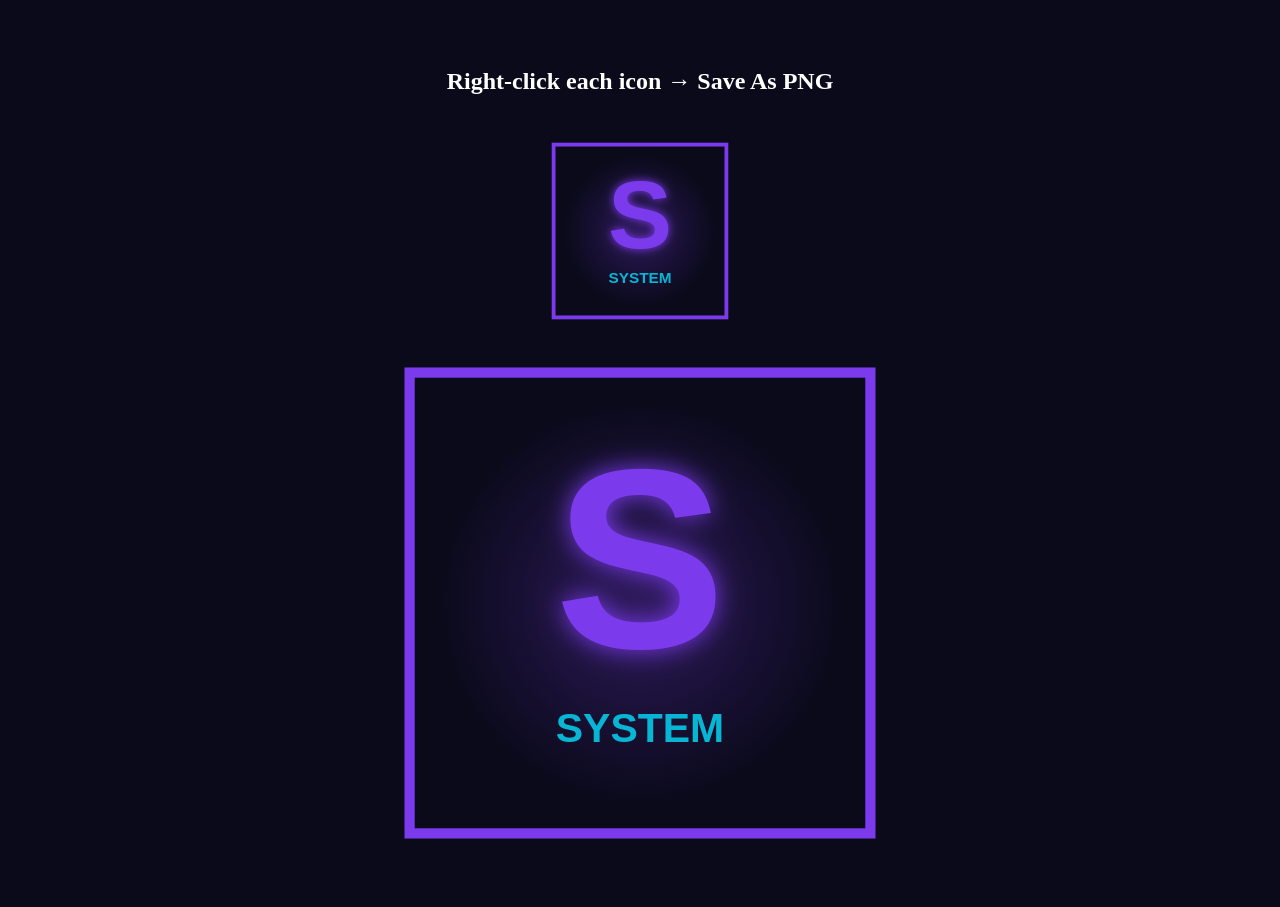
<file: app/icons/generate-icons.html>
<!DOCTYPE html>
<html>
<head><title>Generate Icons</title></head>
<body style="background:#0a0a1a; display:flex; flex-direction:column; align-items:center; gap:20px; padding:40px;">
<h2 style="color:white;">Right-click each icon → Save As PNG</h2>
<canvas id="icon192" width="192" height="192"></canvas>
<canvas id="icon512" width="512" height="512"></canvas>
<script>
function drawIcon(canvas) {
    const ctx = canvas.getContext('2d');
    const s = canvas.width;

    // Background
    ctx.fillStyle = '#0a0a1a';
    ctx.fillRect(0, 0, s, s);

    // Glow circle
    const gradient = ctx.createRadialGradient(s/2, s/2, 0, s/2, s/2, s*0.4);
    gradient.addColorStop(0, 'rgba(124, 58, 237, 0.3)');
    gradient.addColorStop(1, 'rgba(124, 58, 237, 0)');
    ctx.fillStyle = gradient;
    ctx.fillRect(0, 0, s, s);

    // Border
    ctx.strokeStyle = '#7c3aed';
    ctx.lineWidth = s * 0.02;
    ctx.strokeRect(s*0.05, s*0.05, s*0.9, s*0.9);

    // "S" text
    ctx.fillStyle = '#7c3aed';
    ctx.font = `bold ${s * 0.5}px -apple-system, sans-serif`;
    ctx.textAlign = 'center';
    ctx.textBaseline = 'middle';
    ctx.shadowColor = '#7c3aed';
    ctx.shadowBlur = s * 0.05;
    ctx.fillText('S', s/2, s*0.45);

    // Subtext
    ctx.shadowBlur = 0;
    ctx.fillStyle = '#06b6d4';
    ctx.font = `bold ${s * 0.08}px -apple-system, sans-serif`;
    ctx.fillText('SYSTEM', s/2, s*0.75);
}

drawIcon(document.getElementById('icon192'));
drawIcon(document.getElementById('icon512'));
</script>
</body>
</html>
</file>
